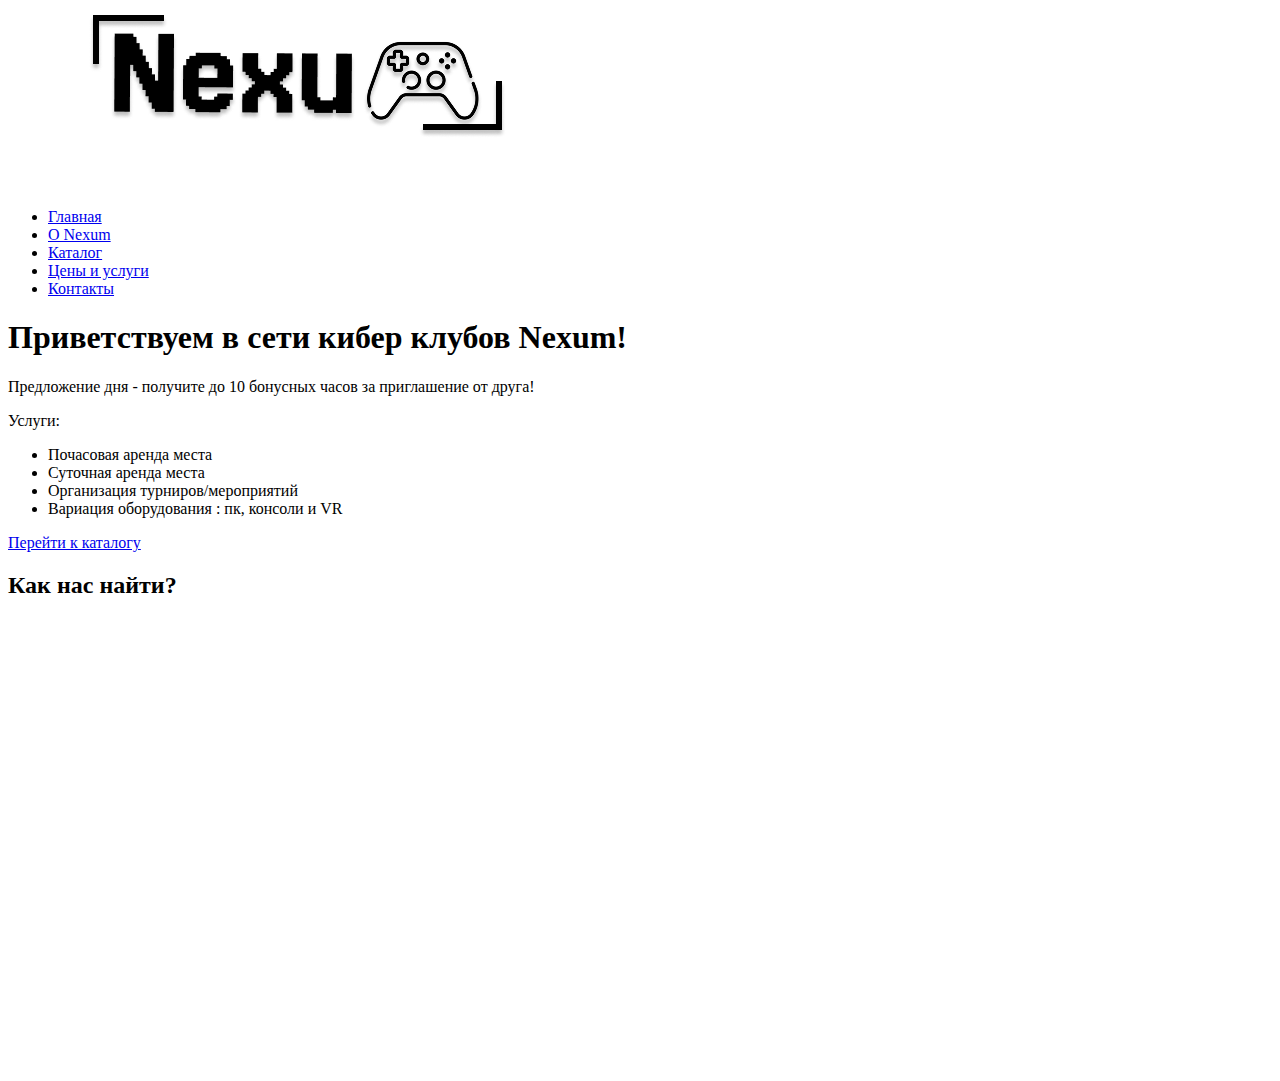
<file: index.html>
<!DOCTYPE html>
<html lang="ru">
    <head>
        <title>Сеть кибер клубов «Nexum» - Главная</title>
        <!-- <link rel="preconnect" href="https://fonts.googleapis.com">
        <link rel="preconnect" href="https://fonts.gstatic.com" crossorigin>
        <link href="https://fonts.googleapis.com/css2?family=Jersey+25&display=swap" rel="stylesheet"> -->
    </head> 
     <body>
        <header class="header-site">
            <div class="header-container">
                <a class="site-logo" href="index.html">
                    <img src="images/Nexum.png" alt="Nexum Logo">
                </a>
                <nav class="main-nav">
                    <ul>
                        <li><a href="index.html">Главная</a></li>
                        <li><a href="about.html">О Nexum</a></li>
                        <li><a href="catalog.html">Каталог</a></li>
                        <li><a href="price.html">Цены и услуги</a></li>
                        <li><a href="contcact.html">Контакты</a></li>
                    </ul>
                </nav>
            </div>
        </header>
       
        <div class="container">
            <h1>Приветствуем в сети кибер клубов Nexum!</h1>
            <p class="ad">Предложение дня - получите до 10 бонусных часов за приглашение от друга!</p>
            <div class="services">
                <p>Услуги:</p>
                <ul>
                    <li>Почасовая аренда места</li>
                    <li>Суточная аренда места</li>
                    <li>Организация турниров/мероприятий</li>
                    <li>Вариация оборудования : пк, консоли и VR</li>
                </ul>
            </div>
            <p><a class="catalog" href="catalog.html">Перейти к каталогу</a></p>
            
            <h2>Как нас найти?</h2>
            <iframe src="https://www.google.com/maps/embed?pb=!1m16!1m12!1m3!1d149.0082993255313!2d34.30477329245105!3d53.30506808745801!2m3!1f0!2f0!3f0!3m2!1i1024!2i768!4f13.1!2m1!1z0JHRgNGP0L3RgdC6INCx0LPRgtGD!5e0!3m2!1sru!2snl!4v1758214540793!5m2!1sru!2snl" width="600" height="450" style="border:0;" allowfullscreen="" loading="lazy" referrerpolicy="no-referrer-when-downgrade"></iframe>
        </div>
    </body>
</html>
</file>
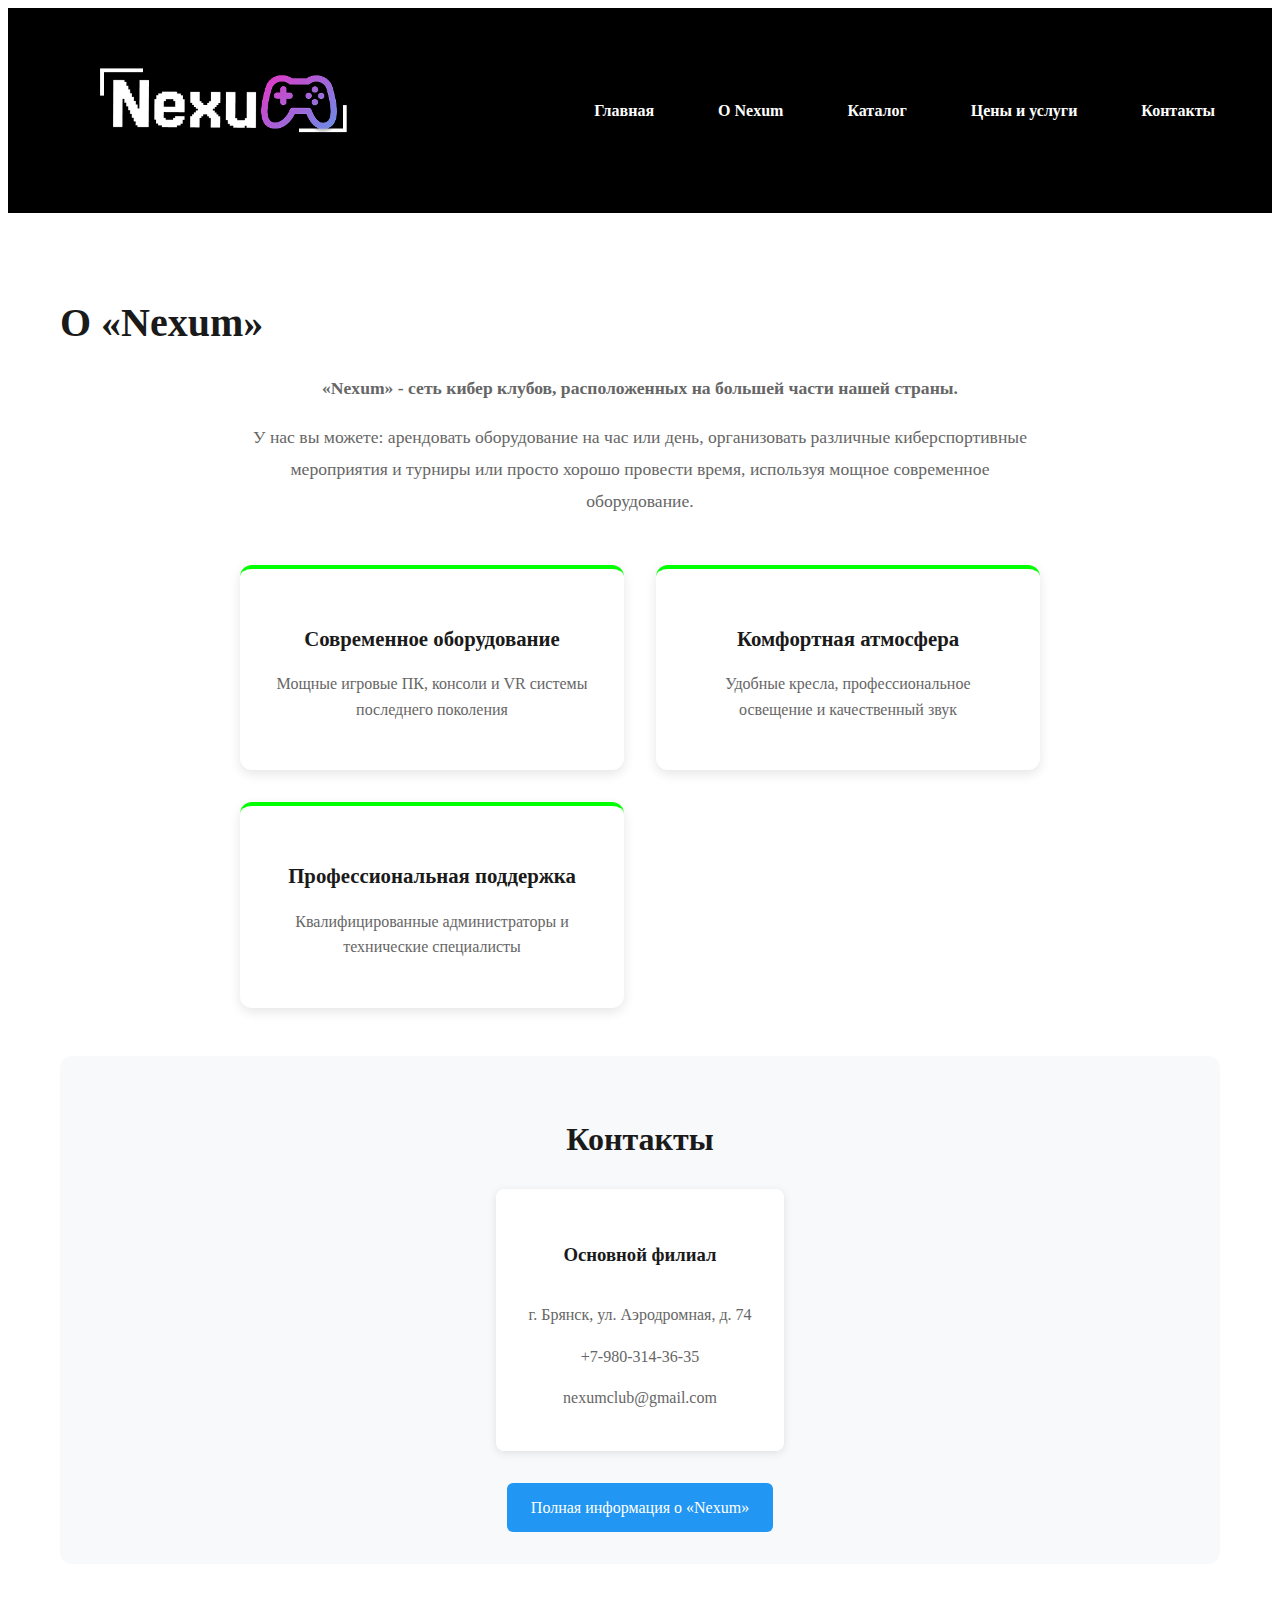
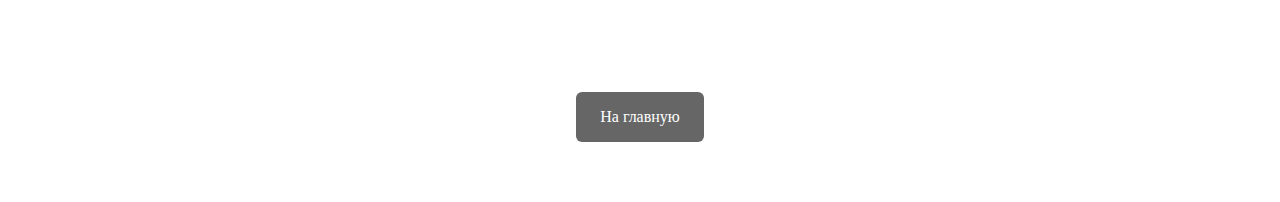
<file: about.html>
<!DOCTYPE html>
<html lang="ru">
<head>
    <meta charset="UTF-8">
    <meta name="viewport" content="width=device-width, initial-scale=1.0">
    <title>О «Nexum» - Сеть кибер клубов</title>
    <link rel="stylesheet" href="styles.css">
</head>
<body>
    <header class="site-header">
        <div class="header-container">
            <a class="site-logo" href="index.html">
                <img src="images/nexum-logo.png" alt="Nexum Logo">
            </a>
            <nav class="main-nav">
                <ul>
                    <li><a href="index.html">Главная</a></li>
                    <li><a href="about.html">О Nexum</a></li>
                    <li><a href="catalog.html">Каталог</a></li>
                    <li><a href="price.html">Цены и услуги</a></li>
                    <li><a href="contact.html">Контакты</a></li>
                </ul>
            </nav>
        </div>
    </header>

    <main class="main-content">
        <div class="container">
            <section class="about-section">
                <h1 class="main-title">О «Nexum»</h1>
                <div class="about-content">
                    <div class="about-text">
                        <p class="intro-text">«Nexum» - сеть кибер клубов, расположенных на большей части нашей страны.</p>
                        <p>У нас вы можете: арендовать оборудование на час или день, организовать различные киберспортивные мероприятия и турниры или просто хорошо провести время, используя мощное современное оборудование.</p>
                    </div>
                    
                    <div class="features-grid">
                        <div class="feature-item">
                            <h3 class="feature-title">Современное оборудование</h3>
                            <p>Мощные игровые ПК, консоли и VR системы последнего поколения</p>
                        </div>
                        <div class="feature-item">
                            <h3 class="feature-title">Комфортная атмосфера</h3>
                            <p>Удобные кресла, профессиональное освещение и качественный звук</p>
                        </div>
                        <div class="feature-item">
                            <h3 class="feature-title">Профессиональная поддержка</h3>
                            <p>Квалифицированные администраторы и технические специалисты</p>
                        </div>
                    </div>
                </div>
            </section>

            <section class="contact-preview">
                <h2 class="section-title">Контакты</h2>
                <div class="contact-info">
                    <div class="address-card">
                        <h3>Основной филиал</h3>
                        <ul class="contact-list">
                            <li>г. Брянск, ул. Аэродромная, д. 74</li>
                            <li>+7-980-314-36-35</li>
                            <li>nexumclub@gmail.com</li>
                        </ul>
                    </div>
                </div>
                <div class="contact-actions">
                    <a href="contact.html" class="info-button">Полная информация о «Nexum»</a>
                </div>
            </section>

            <div class="navigation-links">
                <a class="back-link" href="index.html">На главную</a>
            </div>
        </div>
    </main>
</body>
</html>
</file>
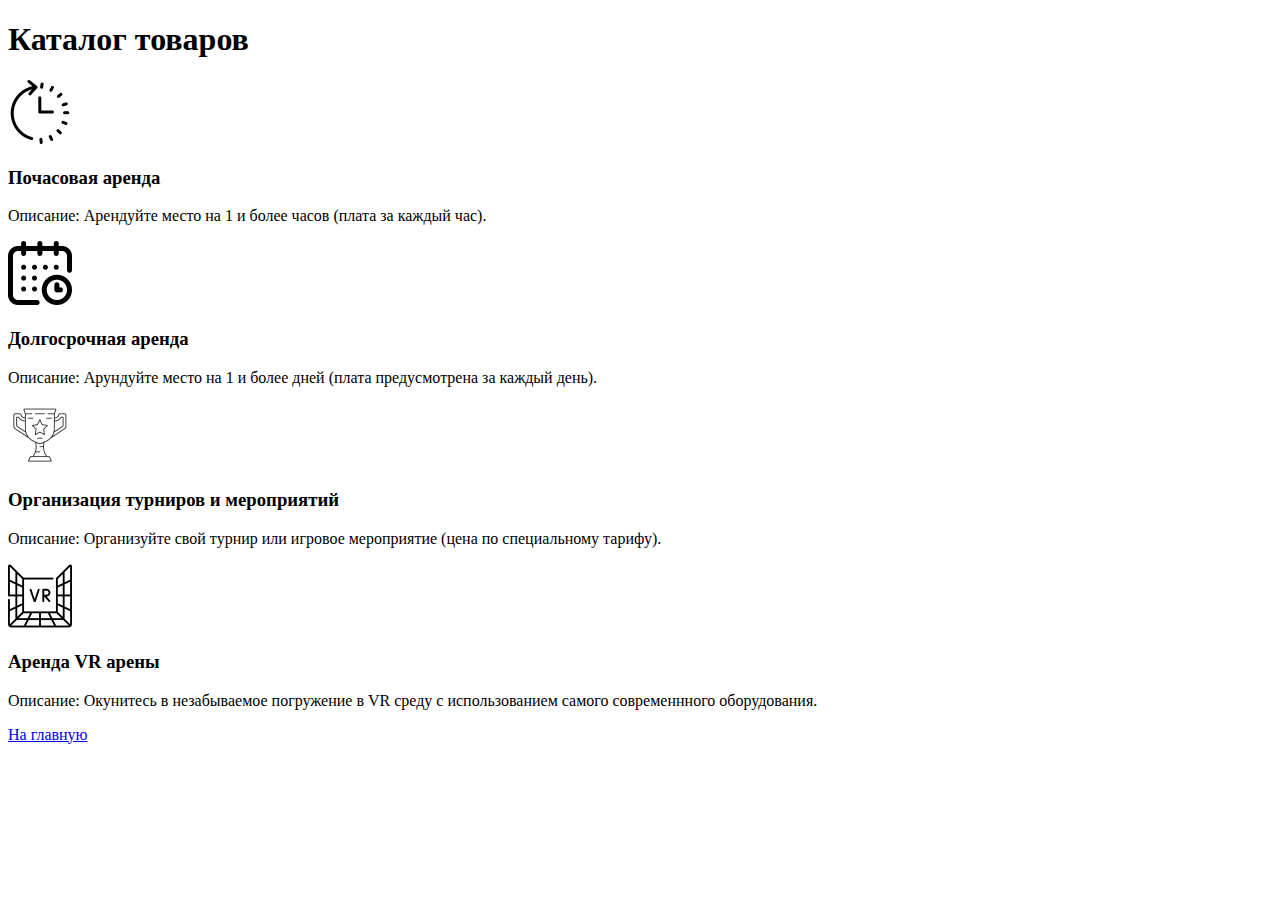
<file: catalog.html>
<!DOCTYPE html>
<html lang="ru">
    <head>
        <title>Каталог товаров «Nexum»</title>
    </head>
    <body>
        <header class="header-site">
            <h1>Каталог товаров</h1>
        </header>
        <div class="cards">
            <article class="card">
                <img src="images/hours.png" width="64" height="64">
                <h3>Почасовая аренда</h3>
                <p>Описание: Арендуйте место на 1 и более часов (плата за каждый час). </p>
            </article>

            <article class="card">
                <img src="images/days.png" width="64" height="64">
                <h3>Долгосрочная аренда</h3>
                <p>Описание: Арундуйте место на 1 и более дней (плата предусмотрена за каждый день).</p>
            </article>

            <article class="card">
                <img src="images/tournaments.png" width="64" height="64">
                <h3>Организация турниров и мероприятий</h3>
                <p>Описание: Организуйте свой турнир или игровое мероприятие (цена по специальному тарифу).</p>
            </article>

            <article class="card">
                <img src="images/vr.png" width="64" height="64">
                <h3>Аренда VR арены</h3>
                <p>Описание: Окунитесь в незабываемое погружение в VR среду с использованием самого современнного оборудования.</p>
            </article>
            
            <p><a class="main" href="index.html">На главную</a></p>
        </div>
    </body>
</html>
</file>
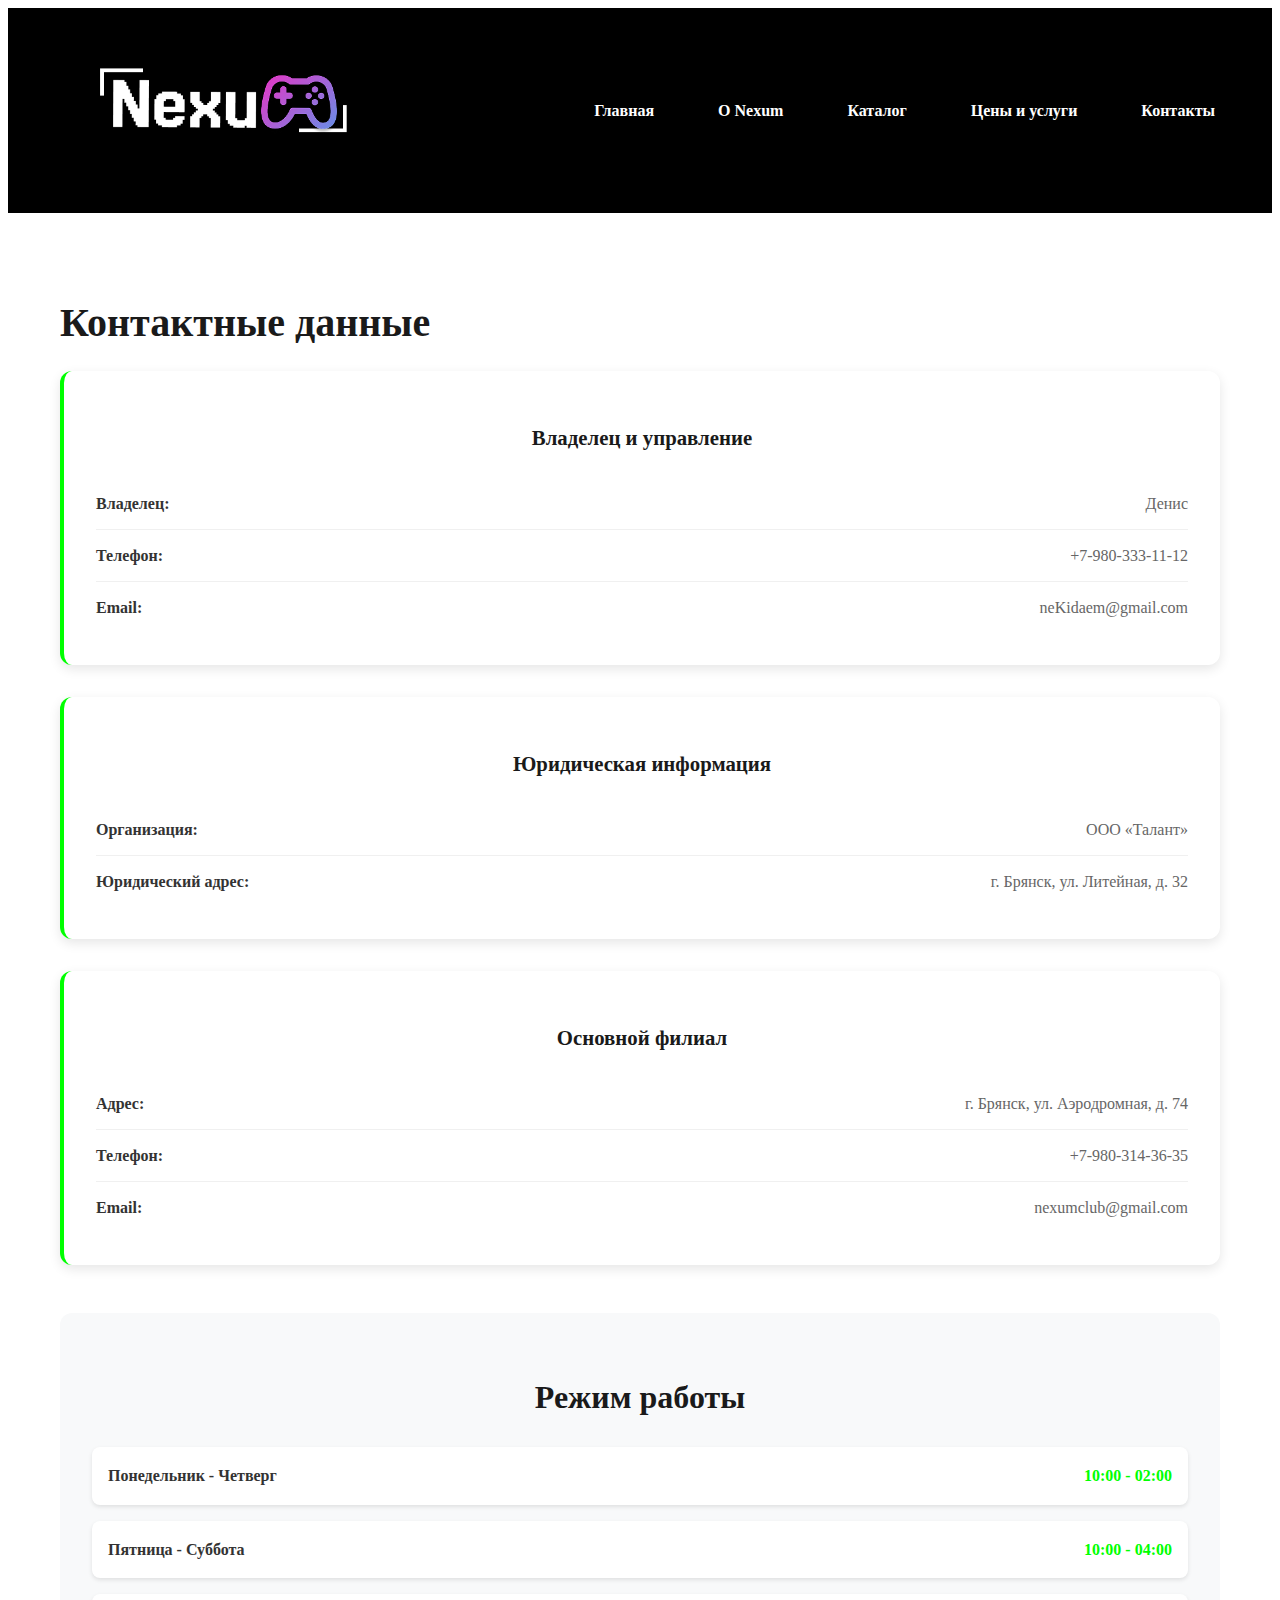
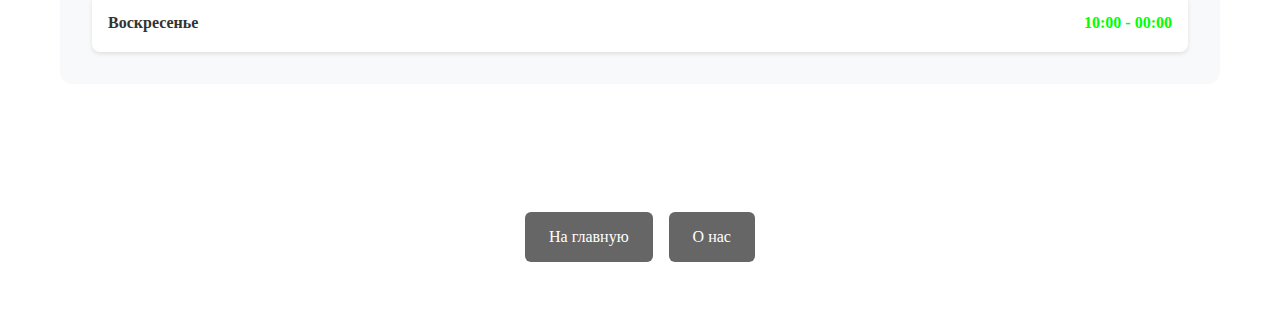
<file: contact.html>
<!DOCTYPE html>
<html lang="ru">
<head>
    <meta charset="UTF-8">
    <meta name="viewport" content="width=device-width, initial-scale=1.0">
    <title>Контакты - Сеть кибер клубов «Nexum»</title>
    <link rel="stylesheet" href="styles.css">
</head>
<body>
    <header class="site-header">
        <div class="header-container">
            <a class="site-logo" href="index.html">
                <img src="images/nexum-logo.png" alt="Nexum Logo">
            </a>
            <nav class="main-nav">
                <ul>
                    <li><a href="index.html">Главная</a></li>
                    <li><a href="about.html">О Nexum</a></li>
                    <li><a href="catalog.html">Каталог</a></li>
                    <li><a href="price.html">Цены и услуги</a></li>
                    <li><a href="contact.html">Контакты</a></li>
                </ul>
            </nav>
        </div>
    </header>

    <main class="main-content">
        <div class="container">
            <section class="contact-section">
                <h1 class="main-title">Контактные данные</h1>
                
                <div class="contact-cards">
                    <div class="contact-card">
                        <h2 class="contact-type">Владелец и управление</h2>
                        <ul class="contact-details">
                            <li class="contact-item">
                                <span class="contact-label">Владелец:</span>
                                <span class="contact-value">Денис</span>
                            </li>
                            <li class="contact-item">
                                <span class="contact-label">Телефон:</span>
                                <span class="contact-value">+7-980-333-11-12</span>
                            </li>
                            <li class="contact-item">
                                <span class="contact-label">Email:</span>
                                <span class="contact-value">neKidaem@gmail.com</span>
                            </li>
                        </ul>
                    </div>

                    <div class="contact-card">
                        <h2 class="contact-type">Юридическая информация</h2>
                        <ul class="contact-details">
                            <li class="contact-item">
                                <span class="contact-label">Организация:</span>
                                <span class="contact-value">ООО «Талант»</span>
                            </li>
                            <li class="contact-item">
                                <span class="contact-label">Юридический адрес:</span>
                                <span class="contact-value">г. Брянск, ул. Литейная, д. 32</span>
                            </li>
                        </ul>
                    </div>

                    <div class="contact-card">
                        <h2 class="contact-type">Основной филиал</h2>
                        <ul class="contact-details">
                            <li class="contact-item">
                                <span class="contact-label">Адрес:</span>
                                <span class="contact-value">г. Брянск, ул. Аэродромная, д. 74</span>
                            </li>
                            <li class="contact-item">
                                <span class="contact-label">Телефон:</span>
                                <span class="contact-value">+7-980-314-36-35</span>
                            </li>
                            <li class="contact-item">
                                <span class="contact-label">Email:</span>
                                <span class="contact-value">nexumclub@gmail.com</span>
                            </li>
                        </ul>
                    </div>
                </div>

                <div class="working-hours">
                    <h2 class="section-title">Режим работы</h2>
                    <div class="hours-grid">
                        <div class="hours-item">
                            <span class="day">Понедельник - Четверг</span>
                            <span class="time">10:00 - 02:00</span>
                        </div>
                        <div class="hours-item">
                            <span class="day">Пятница - Суббота</span>
                            <span class="time">10:00 - 04:00</span>
                        </div>
                        <div class="hours-item">
                            <span class="day">Воскресенье</span>
                            <span class="time">10:00 - 00:00</span>
                        </div>
                    </div>
                </div>
            </section>

            <div class="navigation-links">
                <a class="back-link" href="index.html">На главную</a>
                <a class="back-link" href="about.html">О нас</a>
            </div>
        </div>
    </main>
</body>
</html>
</file>
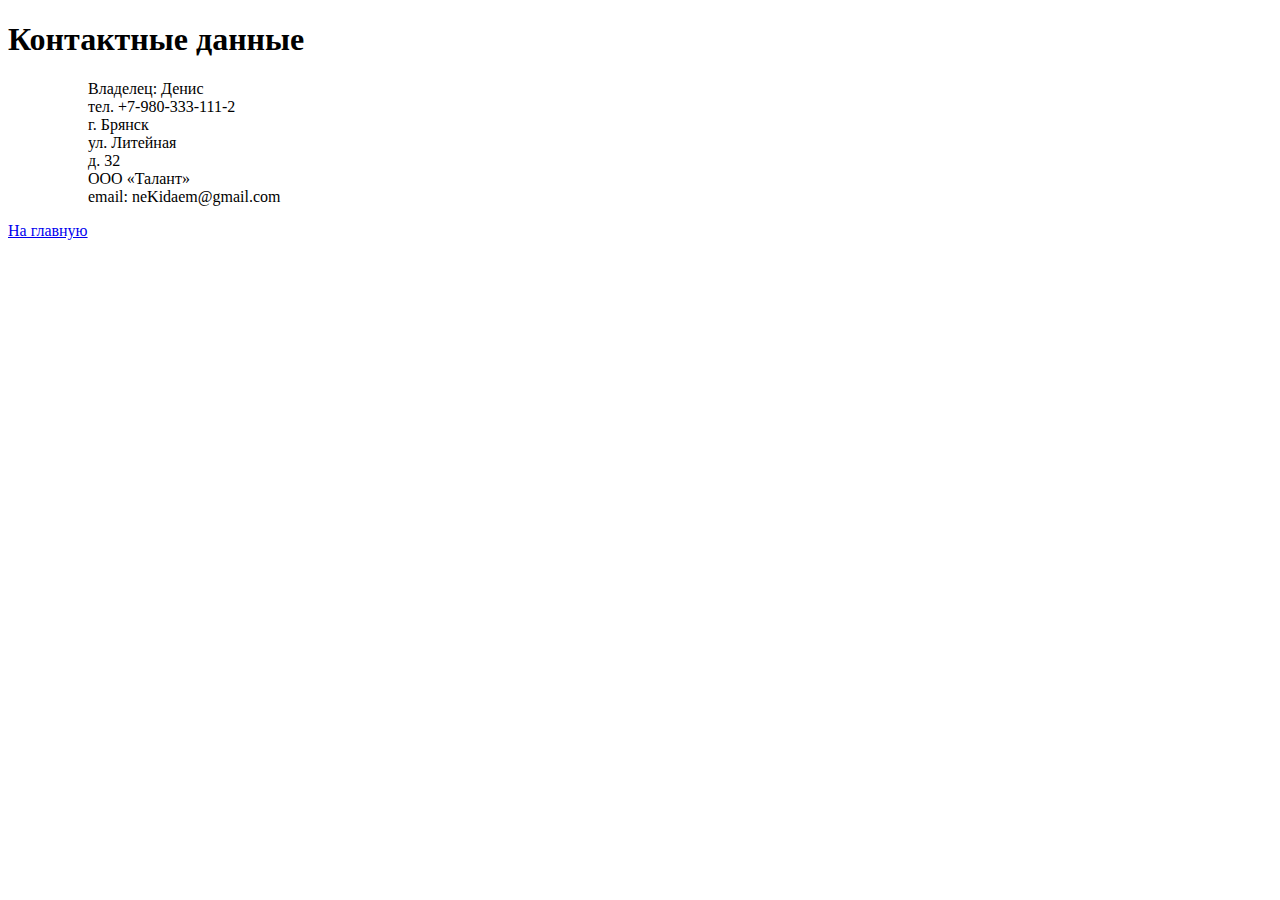
<file: contcact.html>
<!DOCTYPE html>
<html lang="ru">
    <head>
        <title>Контактные данные</title>
    </head>
    <body>
        <header class="header-site">
            <div class="header-container">
                <h1>Контактные данные</h1>
                <ul>
                    <ul>Владелец: Денис</ul>
                    <ul>тел. +7-980-333-111-2</ul>
                    <ul>г. Брянск</ul>
                    <ul>ул. Литейная</ul>
                    <ul>д. 32</ul>
                    <ul>ООО «Талант» </ul>
                    <ul>email: neKidaem@gmail.com </ul>

                </ul>
                <p><a class="main" href="index.html">На главную</a></p>

            </div>

        </header>
    </body>
</html>
</file>
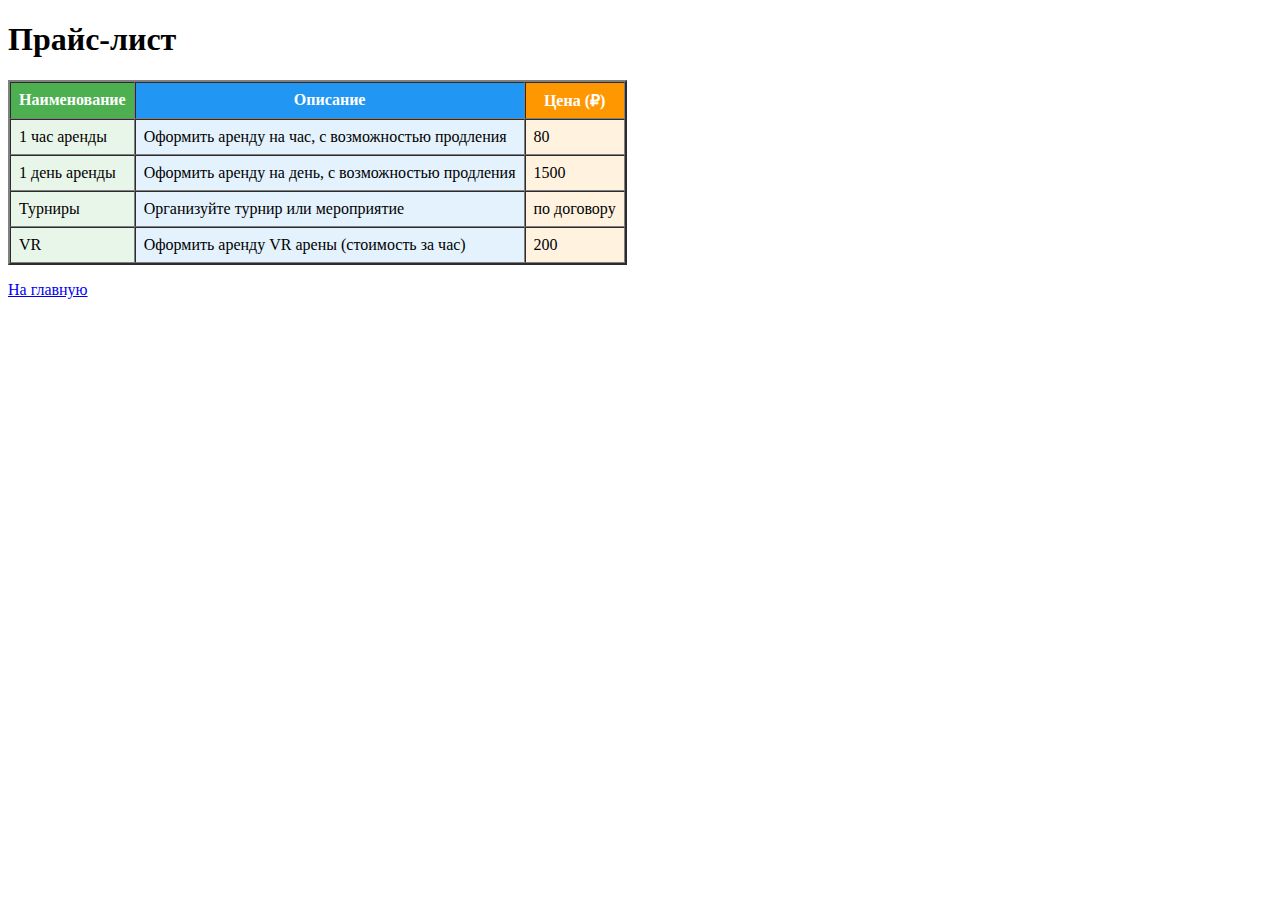
<file: price.html>
<!DOCTYPE html>
<html lang="ru">
    <head>
        <title>Цены и услуги</title>
    </head>
    <body>
        <header class="header-site">
            <h1>Прайс‑лист</h1>
            <table border="2" cellpadding="8" cellspacing="0">
            <thead>
                <tr>
                    <th style="background-color:#4CAF50; color:white;">Наименование</th>
                    <th style="background-color:#2196F3; color:white;">Описание</th>
                    <th style="background-color:#FF9800; color:white;">Цена (₽)</th>
                </tr>
            </thead>
            <tbody>
                <tr>
                    <td style="background-color:#E8F5E9;">1 час аренды</td>
                    <td style="background-color:#E3F2FD;">Оформить аренду на час, с возможностью продления</td>
                    <td style="background-color:#FFF3E0;">80</td>
                </tr>
                <tr>
                    <td style="background-color:#E8F5E9;">1 день аренды</td>
                    <td style="background-color:#E3F2FD;">Оформить аренду на день, с возможностью продления</td>
                    <td style="background-color:#FFF3E0;">1500</td>
                </tr>
                <tr>
                    <td style="background-color:#E8F5E9;">Турниры</td>
                    <td style="background-color:#E3F2FD;">Организуйте турнир или мероприятие</td>
                    <td style="background-color:#FFF3E0;">по договору</td>
                </tr>
                <tr>
                    <td style="background-color:#E8F5E9;">VR</td>
                    <td style="background-color:#E3F2FD;">Оформить аренду VR арены (стоимость за час)</td>
                    <td style="background-color:#FFF3E0;">200</td>
                </tr>
            </tbody>
        </table>
        </header>
            <p><a class="main" href="index.html">На главную</a></p> 
    </body>
</html>
</file>
<file: styles.css>
.jersey-25-regular {
  font-family: "Jersey 25", sans-serif;
  font-weight: 400;
  font-style: normal;
}
body {
    font-family: Jersey 25, sans-serif;
    line-height: 1.6;
    color: #333;
    background-color: #fff;
}


.site-header {
    background-color: #000000;
    padding: 1rem;
    border-bottom: 3px #00ff00;
}

.header-container {
    max-width: 1200px;
    margin: auto;
    padding: 25px;
    display: flex;
    justify-content: space-between;
    align-items: center;
}

.site-logo img {
    margin-top: 15px;
    height: 100px;
    width: auto;
}


.main-nav ul {
    list-style: none;
    display: flex;
    gap: 2rem;
}

.main-nav a {
    color: #000000;
    text-decoration: none;
    font-weight: bold;
    padding: 0.5rem 1rem;
    border-radius: 4px;
    transition: all 0.3s ease;
}

.main-nav a:link,
.main-nav a:visited {
    color: #fff;
    background-color: transparent;
}

.main-nav a:hover {
    color: #00ff00;
    background-color: rgba(0, 255, 0, 0.1);
}

.main-nav a:active {
    color: #00cc00;
    background-color: rgba(0, 255, 0, 0.2);
}


.main-content {
    padding: 2rem;
}

.container {
    max-width: 1200px;
    margin: auto;
    padding: 20px;
}


.hero-section {
    text-align: center;
    margin-bottom: 3rem;
    padding: 2rem ;
}

.main-title {
    font-size: 2.5rem;
    color: #1a1a1a;
    margin-bottom: 1rem;
}

.promo-banner {
    font-size: 1.2rem;
    color: #ff6600;
    font-weight: bold;
    padding: 1rem;
    background-color: #fff0e6;
    border-radius: 8px;
    border: 2px solid #ff6600;
}


.services-section {
    margin-bottom: 3rem;
    padding: 2rem;
    background-color: #f8f9fa;
    border-radius: 8px;
}

.section-title {
    font-size: 2rem;
    color: #1a1a1a;
    margin-bottom: 1.5rem;
    text-align: center;
}

.services-list {
    margin-bottom: 2rem;
}

.services-list ul {
    list-style: none;
    display: grid;
    gap: 3rem;
}

.services-list li {
    padding: 1rem;
    background-color: #fff;
    border-radius: 6px;
    border-left: 4px solid #00ff00;
    box-shadow: 0 2px 4px rgba(0,0,0,0.1);
}


.catalog-link {
    display: inline-block;
    padding: 12px 24px;
    background-color: #00ff00;
    color: #1a1a1a;
    text-decoration: none;
    font-weight: bold;
    border-radius: 6px;
    transition: all 0.3s ease;
    text-align: center;
}

.catalog-link:link,
.catalog-link:visited {
    color: #1a1a1a;
    background-color: #00ff00;
}

.catalog-link:hover {
    background-color: #00cc00;
    transform: translateY(-2px);
    box-shadow: 0 4px 8px rgba(0,0,0,0.2);
}

.catalog-link:active {
    background-color: #009900;
    transform: translateY(0);
}

.location-section {
    margin-bottom: 3rem;
}

.map-container {
    border-radius: 8px;
    overflow: hidden;
    box-shadow: 0 4px 8px rgba(0,0,0,0.1);
}


@media (max-width: 768px) {
    .header-container {
        flex-direction: column;
        gap: 1rem;
    }
    
    .main-nav ul {
        flex-direction: column;
        gap: 0.5rem;
        text-align: center;
    }
    
    .main-title {
        font-size: 2rem;
    }
    
    .services-list ul {
        grid-template-columns: 1fr;
    }
    
    .container {
        padding: 15px;
    }
}

@media (max-width: 480px) {
    .main-title {
        font-size: 1.5rem;
    }
    
    .section-title {
        font-size: 1.5rem;
    }
    
    .promo-banner {
        font-size: 1rem;
    }
}


.pricing-section {
    margin-bottom: 3rem;
}

.section-description {
    text-align: center;
    font-size: 1.2rem;
    color: #666;
    margin-bottom: 2rem;
}

.pricing-cards {
    display: grid;
    grid-template-columns: repeat(3, 1fr);
    gap: 2rem;
    margin-bottom: 3rem;
}

.price-card {
    background: #fff;
    border-radius: 12px;
    box-shadow: 4px 12px rgba(0,0,0,0.1);
    padding: 2rem;
    border: 2px solid #e0e0e0;
    transition: all 0.3s ease;
    display: flex;
    flex-direction: column;
    height: 100%;
    
}

.price-card:hover {
    transform: translateY(-5px);
    box-shadow: 0 8px 20px rgba(0,0,0,0.15);
}

.price-card.highlighted {
    margin-top: 3rem;
    border-color: #00ff00;
    position: relative;
}
.price-card


.card-header {
    text-align: center;
    margin-bottom: 1.5rem;
    padding-bottom: 1rem;
    border-bottom: 2px solid #f0f0f0;
}

.service-name {
    font-size: 1.5rem;
    color: #1a1a1a;
    margin-bottom: 0.5rem;
}

.price {
    font-size: 2rem;
    font-weight: bold;
    color: #00ff00;
}

.card-body {
    flex-grow: 1;
    margin-bottom: 1.5rem;
}

.service-description {
    color: #666;
    margin-bottom: 1rem;
    font-style: italic;
}

.service-features {
    list-style: none;
    margin: 0;
    padding: 0;
}

.service-features li {
    padding: 0.5rem 0;
    border-bottom: 1px solid #f0f0f0;
    position: relative;
    padding-left: 1.5rem;
}

.service-features li::before {
    content: "✓";
    color: #00ff00;
    font-weight: bold;
    position: absolute;
    left: 0;
}

.service-features li:last-child {
    border-bottom: none;
}

.card-footer {
    text-align: center;
}

.order-button {
    background-color: #00ff00;
    color: #1a1a1a;
    border: none;
    padding: 12px 30px;
    font-size: 1.1rem;
    font-weight: bold;
    border-radius: 6px;
    cursor: pointer;
    transition: all 0.3s ease;
    width: 100%;
}

.order-button:hover {
    background-color: #00cc00;
    transform: translateY(-2px);
}

.order-button:active {
    background-color: #009900;
    transform: translateY(0);
}

.contact-button {
    background-color: #2196F3;
    color: white;
}

.contact-button:hover {
    background-color: #1976D2;
}


.additional-info {
    margin-top: 10rem;
    margin-bottom: 3rem;
    padding: 2rem;
    background-color: #f8f9fa;
    border-radius: 12px;
}

.info-grid {
    display: grid;
    grid-template-columns: repeat(auto-fit, minmax(250px, 1fr));
    gap: 2rem;
    margin-top: 1.5rem;
}

.info-item {
    background: white;
    padding: 1.5rem;
    border-radius: 8px;
    box-shadow: 0 2px 8px rgba(0,0,0,0.1);
}

.info-item h3 {
    color: #1a1a1a;
    margin-bottom: 1rem;
    font-size: 1.2rem;
}

.info-item p {
    color: #666;
    line-height: 1.6;
}


.navigation-links {
    text-align: center;
    margin-top: 8rem;
    
}

.back-link {
    display: inline-block;
    padding: 12px 24px;
    background-color: #666;
    color: white;
    text-decoration: none;
    border-radius: 6px;
    transition: all 0.3s ease;
}

.back-link:hover {
    background-color: #555;
}


@media (max-width: 768px) {
    .pricing-cards {
        grid-template-columns: 1fr;
        gap: 1.5rem;
    }
    
    .price-card {
        padding: 1.5rem;
    }
    
    .price {
        font-size: 1.5rem;
    }
    
    .info-grid {
        grid-template-columns: 1fr;
    }
}

@media (max-width: 480px) {
    .pricing-section {
        margin-bottom: 2rem;
    }
    
    .price-card {
        padding: 1rem;
    }
    
    .service-name {
        font-size: 1.3rem;
    }
}

.catalog-section {
    margin-bottom: 3rem;
}

.catalog-cards {
    display: grid;
    grid-template-columns: repeat(auto-fit, minmax(320px, 1fr));
    gap: 2rem;
    margin: 2rem 0;
    
}

.catalog-card {
    background: #fff;
    border-radius: 12px;
    box-shadow: 0 4px 12px rgba(0,0,0,0.1);
    padding: 2rem;
    border: 2px solid #f0f0f0;
    transition: all 0.3s ease;
    display: flex;
    flex-direction: column;
    height: 100%;
    margin-top: 5px;
}

.catalog-card:hover {
    transform: translateY(-5px);
    box-shadow: 0 8px 20px rgba(0,0,0,0.15);
    border-color: #00ff00;
}

.card-icon {
    text-align: center;
    margin-bottom: 1.5rem;
}

.card-icon img {
    border-radius: 12px;
    padding: 10px;
    background: #f8f9fa;
}

.card-content {
    flex-grow: 1;
    margin-bottom: 1.5rem;
    margin-top: 10px;
}

.card-title {
    font-size: 1.4rem;
    color: #1a1a1a;
    margin-bottom: 1rem;
    text-align: center;
}

.card-description {
    color: #666;
    margin-bottom: 1.5rem;
    line-height: 1.6;
}

.card-features {
    list-style: none;
    margin: 0;
    padding: 0;
}

.card-features li {
    padding: 0.5rem 0;
    border-bottom: 1px solid #f0f0f0;
    position: relative;
    padding-left: 1.5rem;
}

.card-features li:before {
    position: absolute;
    left: 0;
}

.card-features li:last-child {
    border-bottom: none;
}

.card-actions {
    text-align: center;
    margin-top: auto;
}

.details-button {
    display: inline-block;
    padding: 10px 20px;
    background-color: #00ff00;
    color: #1a1a1a;
    text-decoration: none;
    font-weight: bold;
    border-radius: 6px;
    transition: all 0.3s ease;
    border: 2px solid transparent;
}

.details-button:link,
.details-button:visited {
    color: #1a1a1a;
    background-color: #00ff00;
}

.details-button:hover {
    background-color: #1a1a1a;
    color: #00ff00;
    border-color: #00ff00;
}

.details-button:active {
    background-color: #000;
    transform: translateY(1px);
}

@media (max-width: 768px) {
    .catalog-cards {
        grid-template-columns: 1fr;
        gap: 1.5rem;
    }
    
    .catalog-card {
        padding: 1.5rem;
        
    }
    
    .card-title {
        font-size: 1.2rem;
    }
}

.catalog-card:nth-child(4) {
    margin-top: 3rem;
}
@media (max-width: 480px) {
    .catalog-section {
        margin-bottom: 2rem;
    }
    
    .catalog-card {
        padding: 1rem;
      
    }
    
    .card-icon img {
        width: 48px;
        height: 48px;
    }
}

.about-section {
    margin-bottom: 3rem;
}

.about-content {
    max-width: 800px;
    margin: 0 auto;
}

.about-text {
    margin-bottom: 3rem;
    text-align: center;
}

.intro-text {
    font-size: 1.3rem;
    font-weight: bold;
    color: #1a1a1a;
    margin-bottom: 1.5rem;
}

.about-text p {
    font-size: 1.1rem;
    line-height: 1.8;
    color: #666;
    margin-bottom: 1rem;
}

.features-grid {
    display: grid;
    grid-template-columns: repeat(auto-fit, minmax(250px, 1fr));
    gap: 2rem;
    margin-top: 2rem;
}

.feature-item {
    background: #fff;
    padding: 2rem;
    border-radius: 12px;
    box-shadow: 0 4px 12px rgba(0,0,0,0.1);
    text-align: center;
    border-top: 4px solid #00ff00;
}

.feature-title {
    font-size: 1.3rem;
    color: #1a1a1a;
    margin-bottom: 1rem;
}

.feature-item p {
    color: #666;
    line-height: 1.6;
}


.contact-preview {
    margin-bottom: 3rem;
    padding: 2rem;
    background-color: #f8f9fa;
    border-radius: 12px;
}

.contact-info {
    display: flex;
    justify-content: center;
    margin-bottom: 2rem;
}

.address-card {
    background: white;
    padding: 2rem;
    border-radius: 8px;
    box-shadow: 0 2px 8px rgba(0,0,0,0.1);
    text-align: center;
}

.address-card h3 {
    color: #1a1a1a;
    margin-bottom: 1.5rem;
}

.contact-list {
    list-style: none;
    margin: 0;
    padding: 0;
}

.contact-list li {
    padding: 0.5rem 0;
    color: #666;
}

.contact-actions {
    text-align: center;
}

.info-button {
    display: inline-block;
    padding: 12px 24px;
    background-color: #2196F3;
    color: white;
    text-decoration: none;
    border-radius: 6px;
    transition: all 0.3s ease;
}

.info-button:hover {
    background-color: #1976D2;
    transform: translateY(-2px);
}


.contact-section {
    margin-bottom: 3rem;
}

.contact-cards {
    display: grid;
    gap: 2rem;
    margin-bottom: 3rem;
}

.contact-card {
    background: #fff;
    padding: 2rem;
    border-radius: 12px;
    box-shadow: 0 4px 12px rgba(0,0,0,0.1);
    border-left: 4px solid #00ff00;
}

.contact-type {
    font-size: 1.3rem;
    color: #1a1a1a;
    margin-bottom: 1.5rem;
    text-align: center;
}

.contact-details {
    list-style: none;
    margin: 0;
    padding: 0;
}

.contact-item {
    display: flex;
    justify-content: space-between;
    align-items: center;
    padding: 0.8rem 0;
    border-bottom: 1px solid #f0f0f0;
}

.contact-item:last-child {
    border-bottom: none;
}

.contact-label {
    font-weight: bold;
    color: #333;
}

.contact-value {
    color: #666;
    text-align: right;
}


.working-hours {
    background-color: #f8f9fa;
    padding: 2rem;
    border-radius: 12px;
    margin-bottom: 2rem;
}

.hours-grid {
    display: grid;
    gap: 1rem;
    margin-top: 1.5rem;
}

.hours-item {
    display: flex;
    justify-content: space-between;
    align-items: center;
    padding: 1rem;
    background: white;
    border-radius: 8px;
    box-shadow: 0 2px 4px rgba(0,0,0,0.1);
}

.day {
    font-weight: bold;
    color: #333;
}

.time {
    color: #00ff00;
    font-weight: bold;
}


.navigation-links {
    display: flex;
    gap: 1rem;
    justify-content: center;
    flex-wrap: wrap;
}


@media (max-width: 768px) {
    .features-grid {
        grid-template-columns: 1fr;
    }
    
    .contact-cards {
        grid-template-columns: 1fr;
    }
    
    .contact-item {
        flex-direction: column;
        align-items: flex-start;
        gap: 0.5rem;
    }
    
    .contact-value {
        text-align: left;
    }
    
    .hours-item {
        flex-direction: column;
        gap: 0.5rem;
        text-align: center;
    }
    
    .navigation-links {
        flex-direction: column;
        align-items: center;
    }
    
    .navigation-links .button {
        width: 200px;
        text-align: center;
    }
}
</file>
